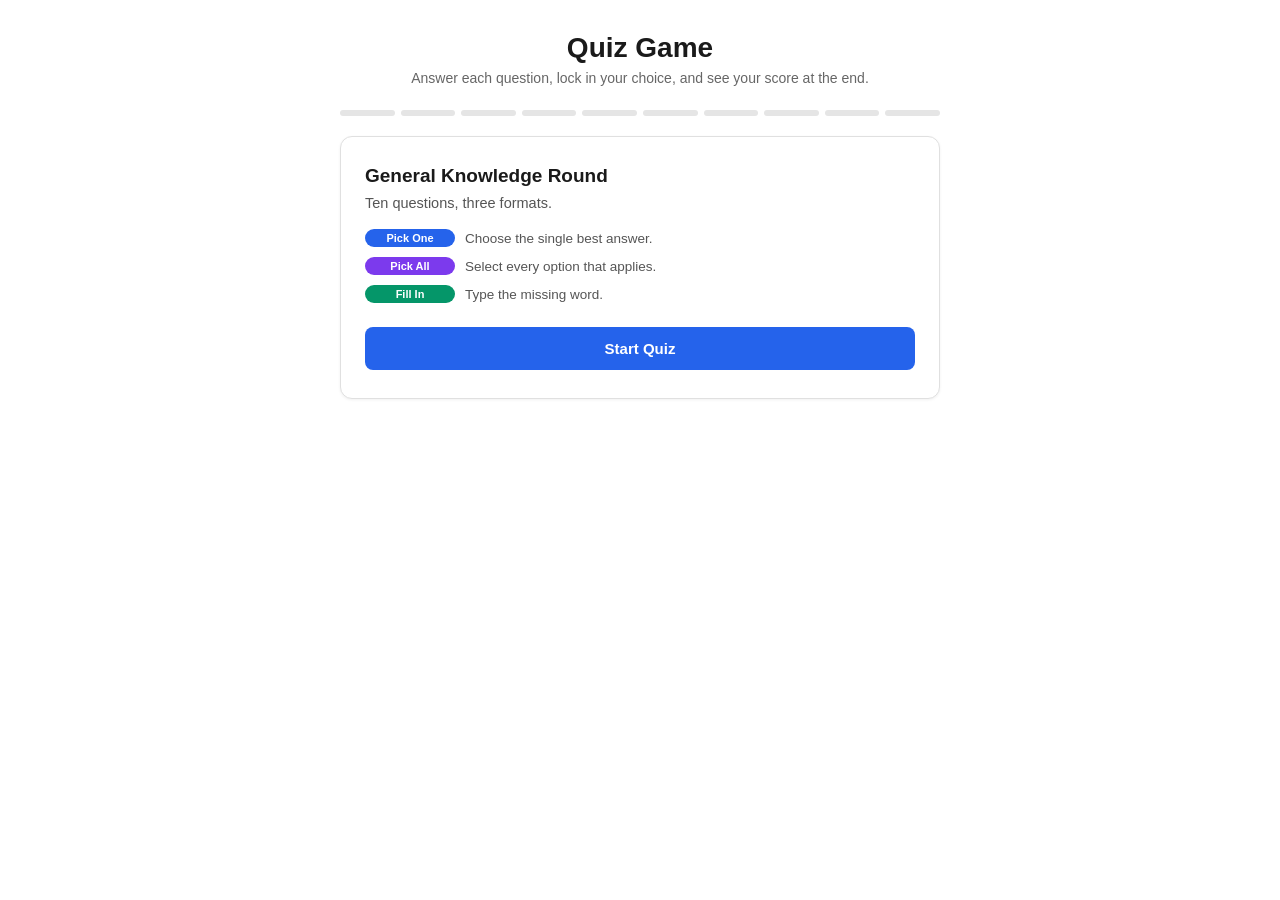
<file: index.html>
<!DOCTYPE html>
<html lang="en">
<head>
<meta charset="UTF-8">
<meta name="viewport" content="width=device-width, initial-scale=1.0">
<title>Quiz Game</title>
<link rel="stylesheet" href="index.css">
</head>
<body>
<div class="app">

  <header class="app-header">
    <h1>Quiz Game</h1>
    <p class="subtitle">Answer each question, lock in your choice, and see your score at the end.</p>
  </header>

  <div class="tracker" id="tracker"></div>

  <!-- START SCREEN -->
  <div class="card start-card" id="startScreen">
    <h2>General Knowledge Round</h2>
    <p>Ten questions, three formats.</p>
    <ul class="legend">
      <li><span class="tag tag-single">Pick One</span> Choose the single best answer.</li>
      <li><span class="tag tag-multi">Pick All</span> Select every option that applies.</li>
      <li><span class="tag tag-fill">Fill In</span> Type the missing word.</li>
    </ul>
    <button class="btn btn-primary" id="startBtn">Start Quiz</button>
  </div>

  <!-- QUESTION SCREEN -->
  <div class="card hidden" id="quizScreen">
    <div class="q-meta">
      <span class="q-count" id="qCount">Question 1 of 10</span>
      <span class="q-type-tag" id="qTypeTag">Pick One</span>
    </div>
    <div class="q-text" id="qText"></div>
    <div class="options" id="optionsWrap"></div>
    <input type="text" class="fill-input hidden" id="fillInput" placeholder="Type your answer...">
    <div class="feedback" id="feedback"></div>
    <div class="actions">
      <button class="btn btn-primary" id="lockBtn" disabled>Lock In Answer</button>
    </div>
  </div>

  <!-- RESULTS SCREEN -->
  <div class="card hidden" id="resultsScreen">
    <div class="score-hero">
      <div class="score-label">Final Score</div>
      <div class="score-value"><span id="finalScore">0</span><span class="slash">/</span><span id="finalTotal">10</span></div>
      <p class="score-msg" id="scoreMsg"></p>
    </div>
    <div class="review" id="reviewList"></div>
    <button class="btn btn-primary" id="restartBtn">Play Again</button>
  </div>

</div>

<script src="index.js"></script>
</body>
</html>
</file>
<file: index.css>
* {
  box-sizing: border-box;
}

body {
  margin: 0;
  padding: 32px 16px 64px;
  background: #ffffff;
  color: #1a1a1a;
  font-family: -apple-system, BlinkMacSystemFont, "Segoe UI", Roboto, Helvetica, Arial, sans-serif;
  display: flex;
  justify-content: center;
}

.app {
  width: 100%;
  max-width: 600px;
}

.app-header {
  text-align: center;
  margin-bottom: 24px;
}

.app-header h1 {
  margin: 0 0 6px;
  font-size: 28px;
  font-weight: 700;
}

.subtitle {
  margin: 0;
  color: #666666;
  font-size: 14px;
}

/* Progress tracker */
.tracker {
  display: flex;
  gap: 6px;
  margin-bottom: 20px;
}

.tracker .seg {
  flex: 1;
  height: 6px;
  border-radius: 3px;
  background: #e5e5e5;
  overflow: hidden;
  position: relative;
}

.tracker .seg .fill {
  position: absolute;
  inset: 0;
  background: #2563eb;
  transform: scaleX(0);
  transform-origin: left;
  transition: transform 0.3s ease;
}

.tracker .seg.done .fill,
.tracker .seg.current .fill {
  transform: scaleX(1);
}

/* Card */
.card {
  background: #ffffff;
  border: 1px solid #e0e0e0;
  border-radius: 12px;
  padding: 28px 24px;
  box-shadow: 0 1px 3px rgba(0, 0, 0, 0.06);
}

.hidden {
  display: none !important;
}

/* Start screen */
.start-card h2 {
  margin: 0 0 8px;
  font-size: 19px;
}

.start-card > p {
  margin: 0 0 18px;
  color: #555555;
  font-size: 14.5px;
}

.legend {
  list-style: none;
  margin: 0 0 24px;
  padding: 0;
  display: flex;
  flex-direction: column;
  gap: 10px;
}

.legend li {
  display: flex;
  align-items: center;
  gap: 10px;
  font-size: 13.5px;
  color: #555555;
}

.tag {
  font-size: 11px;
  font-weight: 600;
  padding: 3px 10px;
  border-radius: 999px;
  color: #ffffff;
  min-width: 90px;
  text-align: center;
  flex-shrink: 0;
}

.tag-single { background: #2563eb; }
.tag-multi  { background: #7c3aed; }
.tag-fill   { background: #059669; }

/* Buttons */
.btn {
  font-family: inherit;
  cursor: pointer;
  border: none;
  border-radius: 8px;
  font-size: 15px;
  font-weight: 600;
  padding: 13px 20px;
}

.btn-primary {
  width: 100%;
  background: #2563eb;
  color: #ffffff;
  transition: background 0.15s ease;
}

.btn-primary:hover:not(:disabled) {
  background: #1d4ed8;
}

.btn-primary:disabled {
  background: #d1d5db;
  color: #888888;
  cursor: not-allowed;
}

/* Question screen */
.q-meta {
  display: flex;
  justify-content: space-between;
  align-items: center;
  margin-bottom: 14px;
}

.q-count {
  font-size: 12.5px;
  color: #666666;
}

.q-type-tag {
  font-size: 11px;
  font-weight: 600;
  padding: 4px 10px;
  border-radius: 999px;
  color: #ffffff;
  background: #2563eb;
}

.q-text {
  font-size: 18px;
  font-weight: 600;
  line-height: 1.45;
  margin: 4px 0 22px;
}

.options {
  display: flex;
  flex-direction: column;
  gap: 10px;
  margin-bottom: 20px;
}

.option {
  display: flex;
  align-items: center;
  gap: 12px;
  padding: 12px 16px;
  border-radius: 8px;
  border: 1px solid #dddddd;
  background: #fafafa;
  font-size: 14.5px;
  cursor: pointer;
  transition: border-color 0.15s ease, background 0.15s ease;
}

.option:not(.locked):hover {
  border-color: #2563eb;
  background: #f5f8ff;
}

.option .marker {
  width: 18px;
  height: 18px;
  flex: 0 0 18px;
  border: 2px solid #999999;
  display: flex;
  align-items: center;
  justify-content: center;
  font-size: 11px;
  color: transparent;
}

.option.single-type .marker { border-radius: 50%; }
.option.multi-type .marker  { border-radius: 4px; }

.option.selected .marker {
  background: #2563eb;
  border-color: #2563eb;
  color: #ffffff;
}

.option.selected {
  border-color: #2563eb;
  background: #f5f8ff;
}

.option.locked {
  cursor: default;
}

.option.correct-answer {
  border-color: #059669;
  background: #ecfdf5;
}

.option.correct-answer .marker {
  background: #059669;
  border-color: #059669;
  color: #ffffff;
}

.option.wrong-answer {
  border-color: #dc2626;
  background: #fef2f2;
}

.option.wrong-answer .marker {
  background: #dc2626;
  border-color: #dc2626;
  color: #ffffff;
}

/* Fill-in-the-blank input */
.fill-input {
  width: 100%;
  background: #fafafa;
  border: 1px solid #dddddd;
  border-radius: 8px;
  padding: 13px 16px;
  color: #1a1a1a;
  font-size: 15px;
  font-family: inherit;
  margin-bottom: 20px;
  transition: border-color 0.15s ease;
}

.fill-input:focus {
  outline: none;
  border-color: #2563eb;
}

.fill-input.correct-answer {
  border-color: #059669;
  background: #ecfdf5;
}

.fill-input.wrong-answer {
  border-color: #dc2626;
  background: #fef2f2;
}

.fill-input:disabled {
  color: #1a1a1a;
  -webkit-text-fill-color: #1a1a1a;
  opacity: 1;
}

/* Feedback message */
.feedback {
  display: none;
  align-items: center;
  gap: 8px;
  font-size: 13.5px;
  padding: 11px 14px;
  border-radius: 8px;
  margin-bottom: 16px;
}

.feedback.show {
  display: flex;
}

.feedback.good {
  background: #ecfdf5;
  color: #047857;
}

.feedback.bad {
  background: #fef2f2;
  color: #b91c1c;
}

/* Results screen */
.score-hero {
  text-align: center;
  margin-bottom: 20px;
}

.score-label {
  font-size: 12px;
  letter-spacing: 1px;
  color: #666666;
  text-transform: uppercase;
}

.score-value {
  font-size: 56px;
  font-weight: 700;
  line-height: 1.1;
  color: #2563eb;
  margin: 6px 0 4px;
}

.score-value .slash {
  color: #aaaaaa;
  font-size: 32px;
  margin: 0 4px;
}

.score-msg {
  color: #555555;
  font-size: 14.5px;
  margin: 0;
}

.review {
  display: flex;
  flex-direction: column;
  gap: 10px;
  margin-bottom: 22px;
}

.review-item {
  border: 1px solid #e0e0e0;
  border-radius: 8px;
  padding: 14px 16px;
  background: #fafafa;
}

.ri-head {
  display: flex;
  align-items: flex-start;
  gap: 10px;
  font-size: 14px;
  font-weight: 600;
}

.ri-icon {
  flex: 0 0 20px;
  width: 20px;
  height: 20px;
  border-radius: 50%;
  display: flex;
  align-items: center;
  justify-content: center;
  font-size: 12px;
  font-weight: 700;
  color: #ffffff;
  margin-top: 1px;
}

.ri-icon.ok { background: #059669; }
.ri-icon.no { background: #dc2626; }

.ri-detail {
  margin-top: 8px;
  font-size: 13px;
  color: #555555;
  padding-left: 30px;
  line-height: 1.6;
}

.ri-detail b {
  color: #1a1a1a;
}

@media (max-width: 480px) {
  .score-value { font-size: 44px; }
  .card { padding: 22px 18px; }
}
</file>
<file: task3_index.css>
* {
  box-sizing: border-box;
}

body {
  margin: 0;
  padding: 32px 16px 64px;
  background: #ffffff;
  color: #1a1a1a;
  font-family: -apple-system, BlinkMacSystemFont, "Segoe UI", Roboto, Helvetica, Arial, sans-serif;
  display: flex;
  justify-content: center;
}

.app {
  width: 100%;
  max-width: 600px;
}

.app-header {
  text-align: center;
  margin-bottom: 24px;
}

.app-header h1 {
  margin: 0 0 6px;
  font-size: 28px;
  font-weight: 700;
}

.subtitle {
  margin: 0;
  color: #666666;
  font-size: 14px;
}

/* Progress tracker */
.tracker {
  display: flex;
  gap: 6px;
  margin-bottom: 20px;
}

.tracker .seg {
  flex: 1;
  height: 6px;
  border-radius: 3px;
  background: #e5e5e5;
  overflow: hidden;
  position: relative;
}

.tracker .seg .fill {
  position: absolute;
  inset: 0;
  background: #2563eb;
  transform: scaleX(0);
  transform-origin: left;
  transition: transform 0.3s ease;
}

.tracker .seg.done .fill,
.tracker .seg.current .fill {
  transform: scaleX(1);
}

/* Card */
.card {
  background: #ffffff;
  border: 1px solid #e0e0e0;
  border-radius: 12px;
  padding: 28px 24px;
  box-shadow: 0 1px 3px rgba(0, 0, 0, 0.06);
}

.hidden {
  display: none !important;
}

/* Start screen */
.start-card h2 {
  margin: 0 0 8px;
  font-size: 19px;
}

.start-card > p {
  margin: 0 0 18px;
  color: #555555;
  font-size: 14.5px;
}

.legend {
  list-style: none;
  margin: 0 0 24px;
  padding: 0;
  display: flex;
  flex-direction: column;
  gap: 10px;
}

.legend li {
  display: flex;
  align-items: center;
  gap: 10px;
  font-size: 13.5px;
  color: #555555;
}

.tag {
  font-size: 11px;
  font-weight: 600;
  padding: 3px 10px;
  border-radius: 999px;
  color: #ffffff;
  min-width: 90px;
  text-align: center;
  flex-shrink: 0;
}

.tag-single { background: #2563eb; }
.tag-multi  { background: #7c3aed; }
.tag-fill   { background: #059669; }

/* Buttons */
.btn {
  font-family: inherit;
  cursor: pointer;
  border: none;
  border-radius: 8px;
  font-size: 15px;
  font-weight: 600;
  padding: 13px 20px;
}

.btn-primary {
  width: 100%;
  background: #2563eb;
  color: #ffffff;
  transition: background 0.15s ease;
}

.btn-primary:hover:not(:disabled) {
  background: #1d4ed8;
}

.btn-primary:disabled {
  background: #d1d5db;
  color: #888888;
  cursor: not-allowed;
}

/* Question screen */
.q-meta {
  display: flex;
  justify-content: space-between;
  align-items: center;
  margin-bottom: 14px;
}

.q-count {
  font-size: 12.5px;
  color: #666666;
}

.q-type-tag {
  font-size: 11px;
  font-weight: 600;
  padding: 4px 10px;
  border-radius: 999px;
  color: #ffffff;
  background: #2563eb;
}

.q-text {
  font-size: 18px;
  font-weight: 600;
  line-height: 1.45;
  margin: 4px 0 22px;
}

.options {
  display: flex;
  flex-direction: column;
  gap: 10px;
  margin-bottom: 20px;
}

.option {
  display: flex;
  align-items: center;
  gap: 12px;
  padding: 12px 16px;
  border-radius: 8px;
  border: 1px solid #dddddd;
  background: #fafafa;
  font-size: 14.5px;
  cursor: pointer;
  transition: border-color 0.15s ease, background 0.15s ease;
}

.option:not(.locked):hover {
  border-color: #2563eb;
  background: #f5f8ff;
}

.option .marker {
  width: 18px;
  height: 18px;
  flex: 0 0 18px;
  border: 2px solid #999999;
  display: flex;
  align-items: center;
  justify-content: center;
  font-size: 11px;
  color: transparent;
}

.option.single-type .marker { border-radius: 50%; }
.option.multi-type .marker  { border-radius: 4px; }

.option.selected .marker {
  background: #2563eb;
  border-color: #2563eb;
  color: #ffffff;
}

.option.selected {
  border-color: #2563eb;
  background: #f5f8ff;
}

.option.locked {
  cursor: default;
}

.option.correct-answer {
  border-color: #059669;
  background: #ecfdf5;
}

.option.correct-answer .marker {
  background: #059669;
  border-color: #059669;
  color: #ffffff;
}

.option.wrong-answer {
  border-color: #dc2626;
  background: #fef2f2;
}

.option.wrong-answer .marker {
  background: #dc2626;
  border-color: #dc2626;
  color: #ffffff;
}

/* Fill-in-the-blank input */
.fill-input {
  width: 100%;
  background: #fafafa;
  border: 1px solid #dddddd;
  border-radius: 8px;
  padding: 13px 16px;
  color: #1a1a1a;
  font-size: 15px;
  font-family: inherit;
  margin-bottom: 20px;
  transition: border-color 0.15s ease;
}

.fill-input:focus {
  outline: none;
  border-color: #2563eb;
}

.fill-input.correct-answer {
  border-color: #059669;
  background: #ecfdf5;
}

.fill-input.wrong-answer {
  border-color: #dc2626;
  background: #fef2f2;
}

.fill-input:disabled {
  color: #1a1a1a;
  -webkit-text-fill-color: #1a1a1a;
  opacity: 1;
}

/* Feedback message */
.feedback {
  display: none;
  align-items: center;
  gap: 8px;
  font-size: 13.5px;
  padding: 11px 14px;
  border-radius: 8px;
  margin-bottom: 16px;
}

.feedback.show {
  display: flex;
}

.feedback.good {
  background: #ecfdf5;
  color: #047857;
}

.feedback.bad {
  background: #fef2f2;
  color: #b91c1c;
}

/* Results screen */
.score-hero {
  text-align: center;
  margin-bottom: 20px;
}

.score-label {
  font-size: 12px;
  letter-spacing: 1px;
  color: #666666;
  text-transform: uppercase;
}

.score-value {
  font-size: 56px;
  font-weight: 700;
  line-height: 1.1;
  color: #2563eb;
  margin: 6px 0 4px;
}

.score-value .slash {
  color: #aaaaaa;
  font-size: 32px;
  margin: 0 4px;
}

.score-msg {
  color: #555555;
  font-size: 14.5px;
  margin: 0;
}

.review {
  display: flex;
  flex-direction: column;
  gap: 10px;
  margin-bottom: 22px;
}

.review-item {
  border: 1px solid #e0e0e0;
  border-radius: 8px;
  padding: 14px 16px;
  background: #fafafa;
}

.ri-head {
  display: flex;
  align-items: flex-start;
  gap: 10px;
  font-size: 14px;
  font-weight: 600;
}

.ri-icon {
  flex: 0 0 20px;
  width: 20px;
  height: 20px;
  border-radius: 50%;
  display: flex;
  align-items: center;
  justify-content: center;
  font-size: 12px;
  font-weight: 700;
  color: #ffffff;
  margin-top: 1px;
}

.ri-icon.ok { background: #059669; }
.ri-icon.no { background: #dc2626; }

.ri-detail {
  margin-top: 8px;
  font-size: 13px;
  color: #555555;
  padding-left: 30px;
  line-height: 1.6;
}

.ri-detail b {
  color: #1a1a1a;
}

@media (max-width: 480px) {
  .score-value { font-size: 44px; }
  .card { padding: 22px 18px; }
}
</file>
